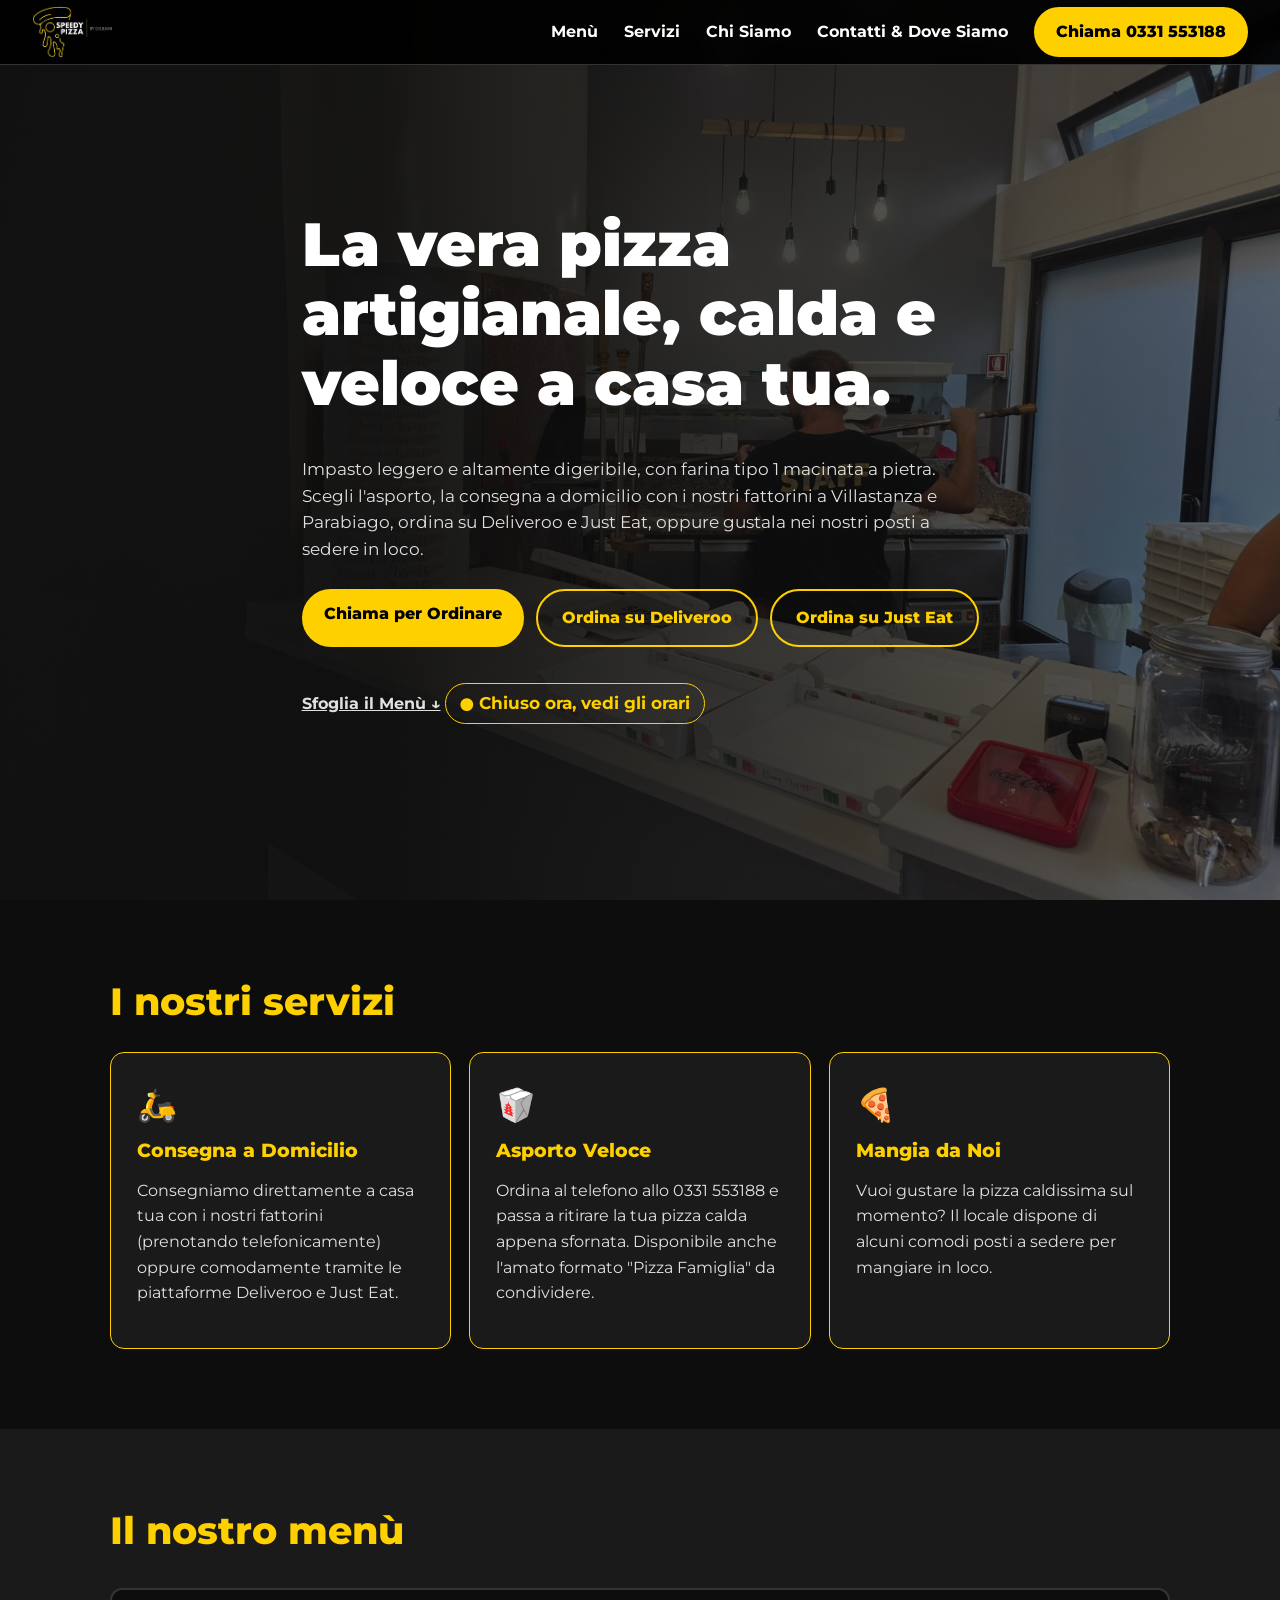
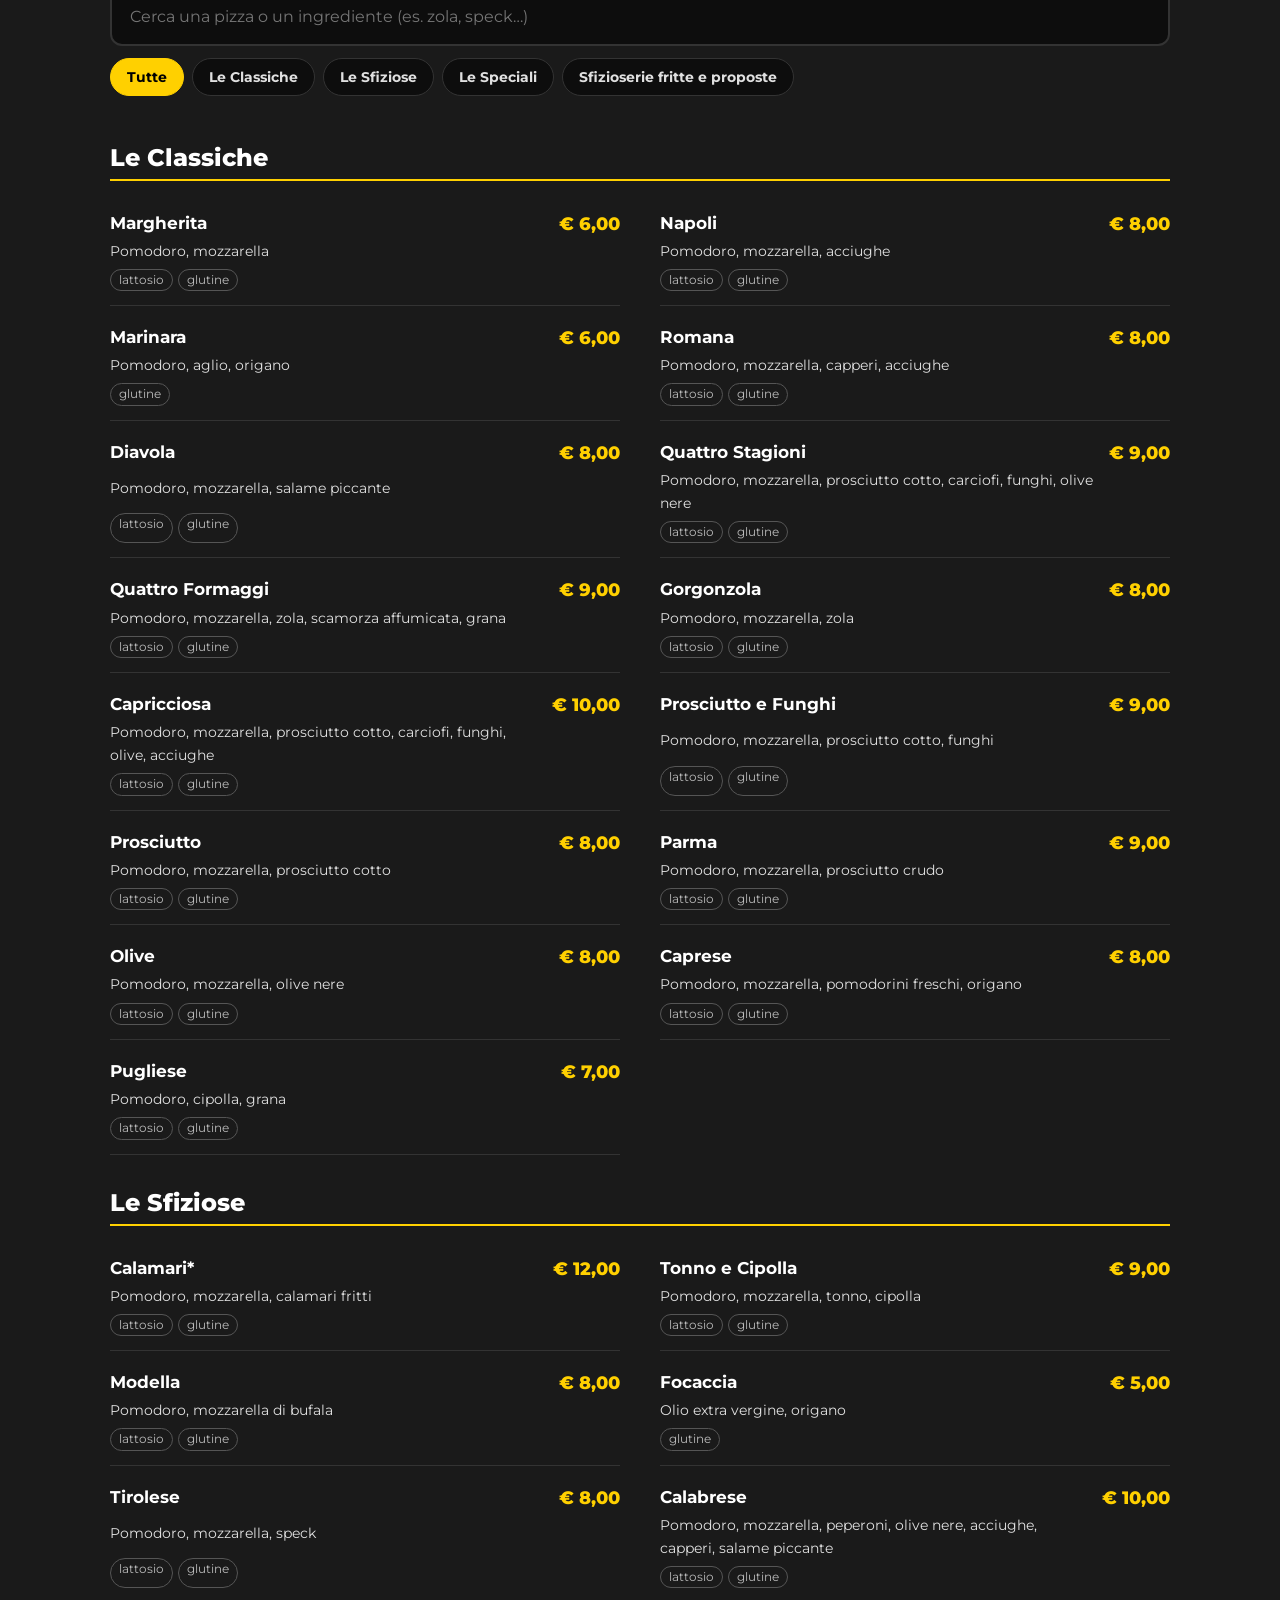
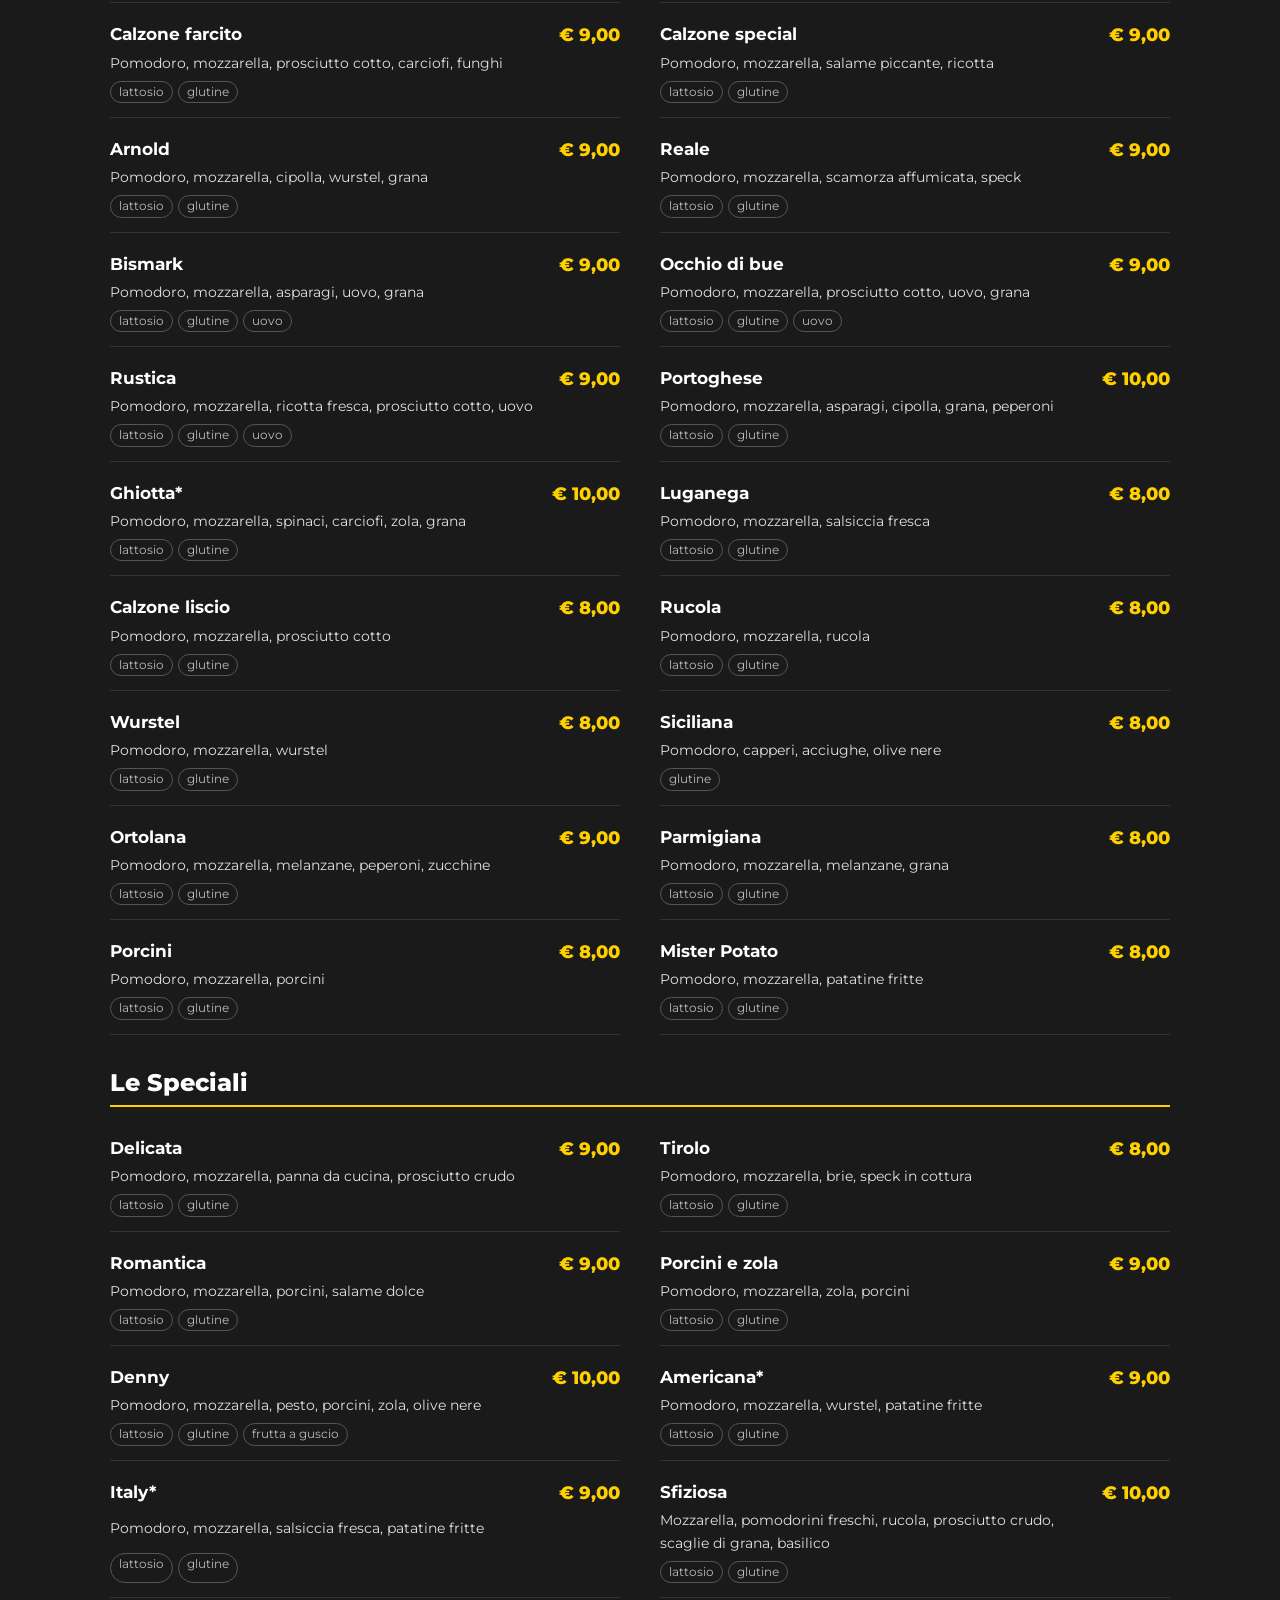
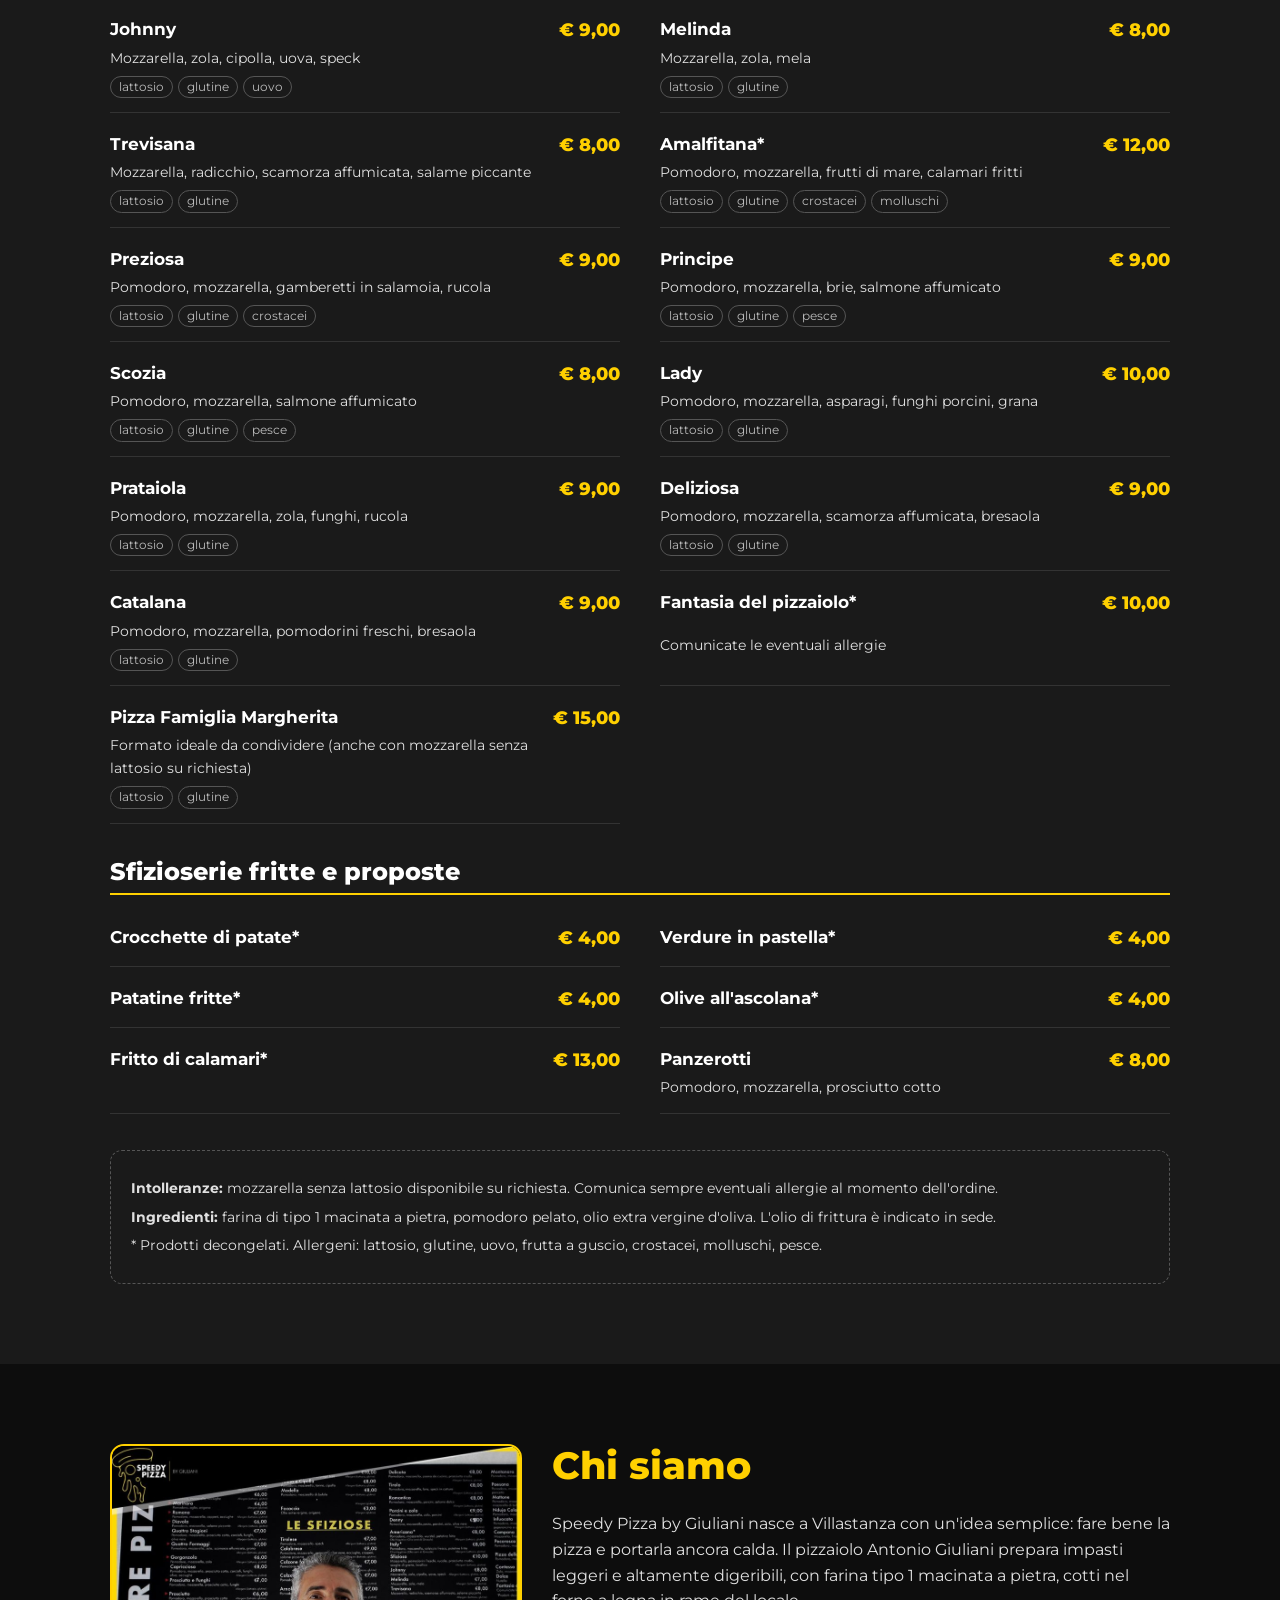
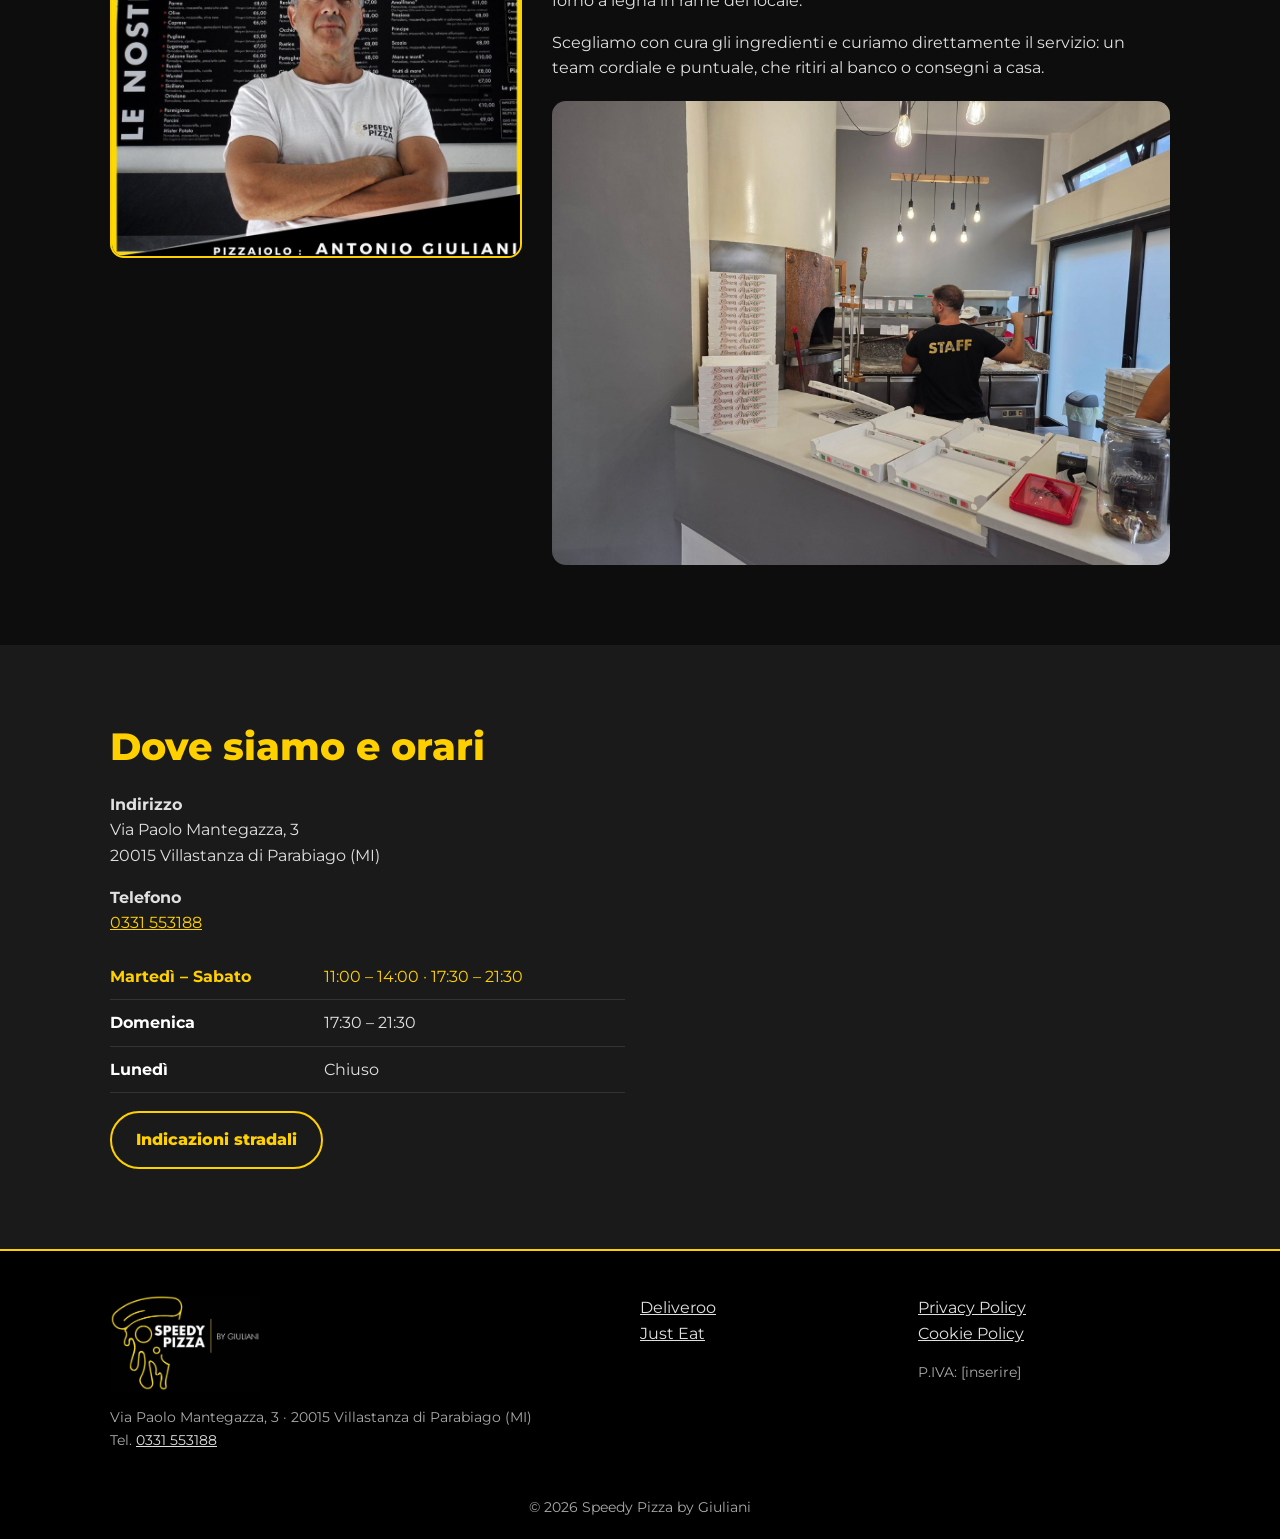
<file: index.html>
<!DOCTYPE html>
<html lang="it">
<head>
<meta charset="utf-8">
<meta name="viewport" content="width=device-width, initial-scale=1">
<title>Speedy Pizza by Giuliani | Pizzeria d'asporto e consegna a Villastanza, Parabiago</title>
<meta name="description" content="Pizza artigianale con farina tipo 1 macinata a pietra. Asporto, consegna a domicilio a Villastanza e Parabiago, Deliveroo e Just Eat. Chiama 0331 553188.">
<meta name="theme-color" content="#0D0D0D">
<meta property="og:title" content="Speedy Pizza by Giuliani">
<meta property="og:description" content="La vera pizza artigianale, calda e veloce a casa tua. Villastanza di Parabiago (MI).">
<meta property="og:image" content="locale.jpg">
<link rel="icon" href="logo.png">
<link rel="preconnect" href="https://fonts.googleapis.com">
<link rel="preconnect" href="https://fonts.gstatic.com" crossorigin>
<link href="https://fonts.googleapis.com/css2?family=Montserrat:wght@400;500;700;800;900&display=swap" rel="stylesheet">
<link rel="stylesheet" href="style.css">
<script type="application/ld+json">
{"@context":"https://schema.org","@type":"Pizzeria","name":"Speedy Pizza by Giuliani","telephone":"+390331553188","image":"locale.jpg",
"address":{"@type":"PostalAddress","streetAddress":"Via Paolo Mantegazza, 3","addressLocality":"Villastanza di Parabiago","postalCode":"20015","addressRegion":"MI","addressCountry":"IT"},
"openingHours":["Tu-Sa 11:00-14:00","Tu-Sa 17:30-21:30","Su 17:30-21:30"],"servesCuisine":"Pizza"}
</script>
</head>
<body>
<header class="nav">
  <a href="#top" class="brand" aria-label="Speedy Pizza by Giuliani"><img src="logo.png" alt="Speedy Pizza by Giuliani" width="170" height="70"></a>
  <button class="burger" aria-label="Apri il menù di navigazione" aria-expanded="false">☰</button>
  <nav id="links">
    <a href="#menu">Menù</a><a href="#servizi">Servizi</a><a href="#chi-siamo">Chi Siamo</a><a href="#contatti">Contatti &amp; Dove Siamo</a>
    <a class="btn btn-y" href="tel:0331553188">Chiama 0331 553188</a>
  </nav>
</header>

<main id="top">
<section class="hero">
  <div class="wrap">
    <h1>La vera pizza artigianale, calda e veloce a casa tua.</h1>
    <p>Impasto leggero e altamente digeribile, con farina tipo 1 macinata a pietra. Scegli l'asporto, la consegna a domicilio con i nostri fattorini a Villastanza e Parabiago, ordina su Deliveroo e Just Eat, oppure gustala nei nostri posti a sedere in loco.</p>
    <div class="cta">
      <a class="btn btn-y" href="tel:0331553188">Chiama per Ordinare</a>
      <a class="btn btn-o" href="https://deliveroo.it" target="_blank" rel="noopener">Ordina su Deliveroo</a>
      <a class="btn btn-o" href="https://www.justeat.it" target="_blank" rel="noopener">Ordina su Just Eat</a>
    </div>
    <a class="down" href="#menu">Sfoglia il Menù ↓</a>
    <p id="open-now" class="badge" hidden></p>
  </div>
</section>

<section id="servizi" class="sec">
  <div class="wrap">
    <h2>I nostri servizi</h2>
    <div class="cards">
      <article class="card"><span class="ico">🛵</span><h3>Consegna a Domicilio</h3><p>Consegniamo direttamente a casa tua con i nostri fattorini (prenotando telefonicamente) oppure comodamente tramite le piattaforme Deliveroo e Just Eat.</p></article>
      <article class="card"><span class="ico">🥡</span><h3>Asporto Veloce</h3><p>Ordina al telefono allo 0331 553188 e passa a ritirare la tua pizza calda appena sfornata. Disponibile anche l'amato formato "Pizza Famiglia" da condividere.</p></article>
      <article class="card"><span class="ico">🍕</span><h3>Mangia da Noi</h3><p>Vuoi gustare la pizza caldissima sul momento? Il locale dispone di alcuni comodi posti a sedere per mangiare in loco.</p></article>
    </div>
  </div>
</section>

<section id="menu" class="sec alt">
  <div class="wrap">
    <h2>Il nostro menù</h2>
    <div class="tools">
      <input id="q" type="search" placeholder="Cerca una pizza o un ingrediente (es. zola, speck…)" aria-label="Cerca nel menù">
      <div id="tabs" class="tabs" role="tablist"></div>
    </div>
    <div id="menu-list"></div>
    <p id="empty" class="muted" hidden>Nessuna pizza trovata. Prova con un altro ingrediente.</p>
    <div class="notes">
      <p><strong>Intolleranze:</strong> mozzarella senza lattosio disponibile su richiesta. Comunica sempre eventuali allergie al momento dell'ordine.</p>
      <p><strong>Ingredienti:</strong> farina di tipo 1 macinata a pietra, pomodoro pelato, olio extra vergine d'oliva. L'olio di frittura è indicato in sede.</p>
      <p>* Prodotti decongelati. <span id="legend"></span></p>
    </div>
  </div>
</section>

<section id="chi-siamo" class="sec">
  <div class="wrap about">
    <img src="antonio-giuliani.jpg" alt="Antonio Giuliani, pizzaiolo di Speedy Pizza, davanti al menù" loading="lazy" width="450" height="450">
    <div>
      <h2>Chi siamo</h2>
      <p>Speedy Pizza by Giuliani nasce a Villastanza con un'idea semplice: fare bene la pizza e portarla ancora calda. Il pizzaiolo Antonio Giuliani prepara impasti leggeri e altamente digeribili, con farina tipo 1 macinata a pietra, cotti nel forno a legna in rame del locale.</p>
      <p>Scegliamo con cura gli ingredienti e curiamo direttamente il servizio: un team cordiale e puntuale, che ritiri al banco o consegni a casa.</p>
      <img class="wide" src="locale.jpg" alt="Il forno e il banco di Speedy Pizza" loading="lazy" width="900" height="600">
    </div>
  </div>
</section>

<section id="contatti" class="sec alt">
  <div class="wrap two">
    <div>
      <h2>Dove siamo e orari</h2>
      <p><strong>Indirizzo</strong><br>Via Paolo Mantegazza, 3<br>20015 Villastanza di Parabiago (MI)</p>
      <p><strong>Telefono</strong><br><a href="tel:0331553188">0331 553188</a></p>
      <table class="hours"><tbody>
        <tr data-d="2,3,4,5,6"><th>Martedì – Sabato</th><td>11:00 – 14:00 · 17:30 – 21:30</td></tr>
        <tr data-d="0"><th>Domenica</th><td>17:30 – 21:30</td></tr>
        <tr data-d="1"><th>Lunedì</th><td>Chiuso</td></tr>
      </tbody></table>
      <a class="btn btn-o" target="_blank" rel="noopener" href="https://www.google.com/maps/dir/?api=1&destination=Via+Paolo+Mantegazza+3+Villastanza+Parabiago">Indicazioni stradali</a>
    </div>
    <iframe title="Mappa di Speedy Pizza" loading="lazy" referrerpolicy="no-referrer-when-downgrade" src="https://www.google.com/maps?q=Via+Paolo+Mantegazza+3+Villastanza+Parabiago&output=embed"></iframe>
  </div>
</section>
</main>

<footer>
  <div class="wrap foot">
    <div><img src="logo.png" alt="Speedy Pizza by Giuliani" width="150" height="62"><p class="muted">Via Paolo Mantegazza, 3 · 20015 Villastanza di Parabiago (MI)<br>Tel. <a href="tel:0331553188">0331 553188</a></p></div>
    <div><a href="https://deliveroo.it" target="_blank" rel="noopener">Deliveroo</a><br><a href="https://www.justeat.it" target="_blank" rel="noopener">Just Eat</a></div>
    <div><a href="privacy.html">Privacy Policy</a><br><a href="cookie.html">Cookie Policy</a><p class="muted">P.IVA: [inserire]</p></div>
  </div>
  <p class="copy muted">© <span id="y"></span> Speedy Pizza by Giuliani</p>
</footer>
<a class="callbar" href="tel:0331553188">📞 Chiama 0331 553188</a>
<script src="menu-data.js"></script>
<script src="main.js"></script>
</body>
</html>
</file>
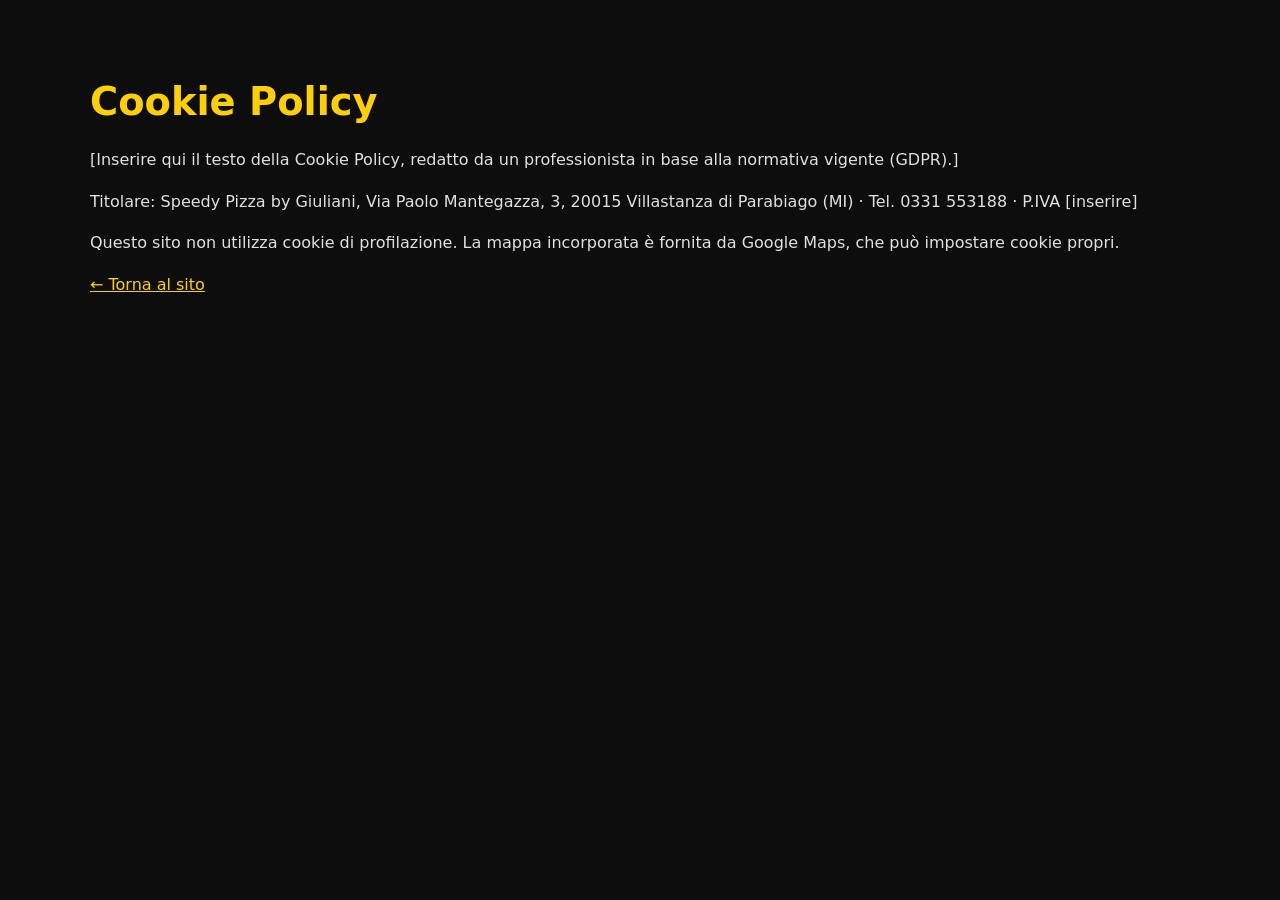
<file: cookie.html>
<!DOCTYPE html><html lang="it"><head><meta charset="utf-8"><meta name="viewport" content="width=device-width, initial-scale=1"><title>Cookie Policy | Speedy Pizza by Giuliani</title><link rel="stylesheet" href="style.css"></head>
<body><main class="wrap sec"><h2>Cookie Policy</h2>
<p>[Inserire qui il testo della Cookie Policy, redatto da un professionista in base alla normativa vigente (GDPR).]</p>
<p>Titolare: Speedy Pizza by Giuliani, Via Paolo Mantegazza, 3, 20015 Villastanza di Parabiago (MI) · Tel. 0331 553188 · P.IVA [inserire]</p>
<p>Questo sito non utilizza cookie di profilazione. La mappa incorporata è fornita da Google Maps, che può impostare cookie propri.</p>
<p><a href="index.html">← Torna al sito</a></p></main></body></html>
</file>
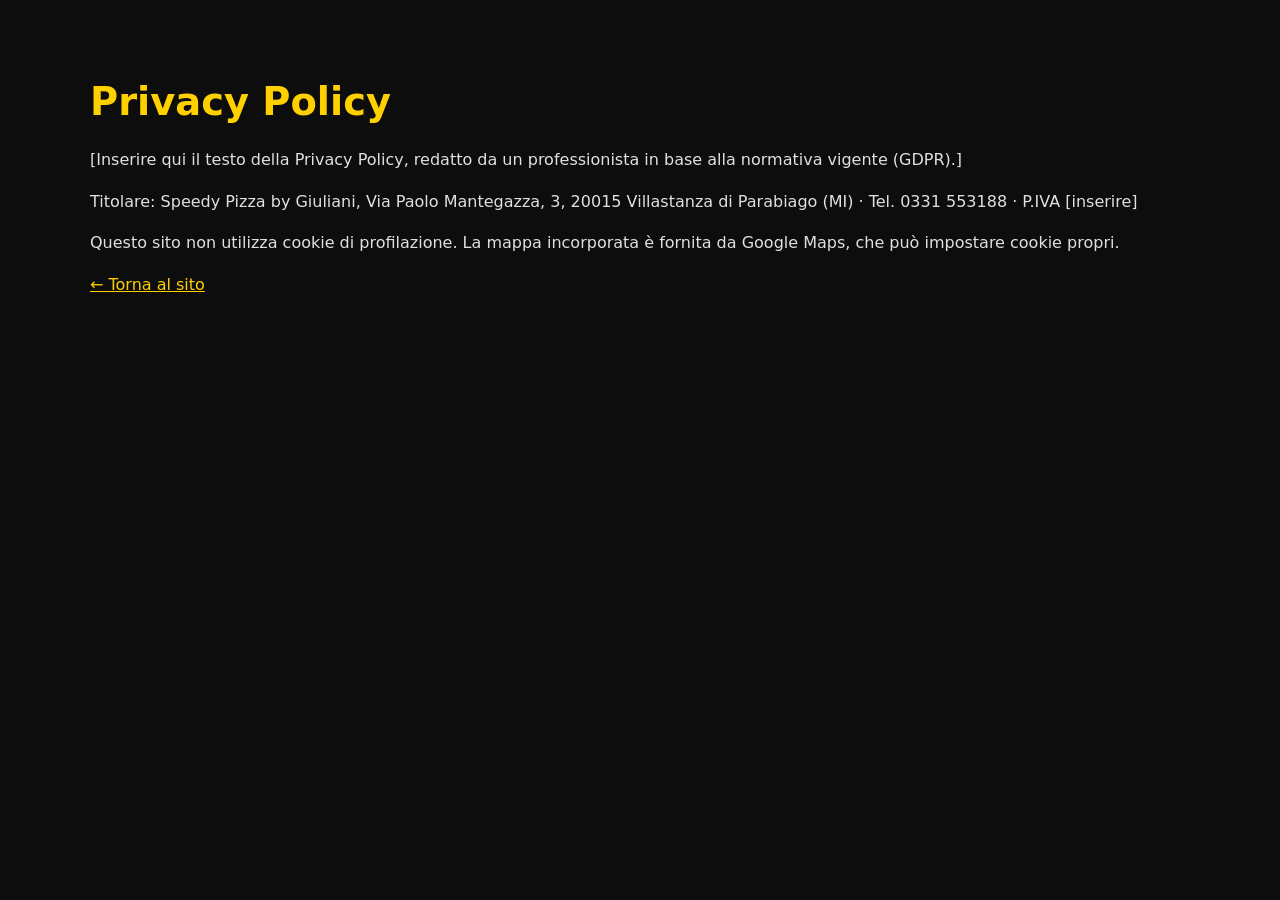
<file: privacy.html>
<!DOCTYPE html><html lang="it"><head><meta charset="utf-8"><meta name="viewport" content="width=device-width, initial-scale=1"><title>Privacy Policy | Speedy Pizza by Giuliani</title><link rel="stylesheet" href="style.css"></head>
<body><main class="wrap sec"><h2>Privacy Policy</h2>
<p>[Inserire qui il testo della Privacy Policy, redatto da un professionista in base alla normativa vigente (GDPR).]</p>
<p>Titolare: Speedy Pizza by Giuliani, Via Paolo Mantegazza, 3, 20015 Villastanza di Parabiago (MI) · Tel. 0331 553188 · P.IVA [inserire]</p>
<p>Questo sito non utilizza cookie di profilazione. La mappa incorporata è fornita da Google Maps, che può impostare cookie propri.</p>
<p><a href="index.html">← Torna al sito</a></p></main></body></html>
</file>
<file: style.css>
:root{--bg:#0D0D0D;--bg2:#1A1A1A;--y:#FFD000;--t:#fff;--g:#E0E0E0;--line:#333}
*{box-sizing:border-box}html{scroll-behavior:smooth;scroll-padding-top:80px}
body{margin:0;background:var(--bg);color:var(--g);font:400 1rem/1.6 Montserrat,system-ui,sans-serif;padding-bottom:64px}
a{color:var(--y)}img{max-width:100%;height:auto;display:block}
h1,h2,h3{font-weight:800;color:var(--t);line-height:1.15;margin:0 0 .6em}
h1{font-size:clamp(2rem,6.5vw,3.8rem);font-weight:900;max-width:16ch}
h2{font-size:clamp(1.6rem,4vw,2.4rem);color:var(--y)}
:focus-visible{outline:3px solid var(--y);outline-offset:3px}
.wrap{max-width:1100px;margin:auto;padding:0 20px}
.muted{color:#aaa;font-size:.9rem}
.nav{position:fixed;inset:0 0 auto;z-index:50;display:flex;align-items:center;justify-content:space-between;padding:6px 20px;background:rgba(0,0,0,.92);backdrop-filter:blur(8px);border-bottom:1px solid var(--line)}
.brand img{height:52px;width:auto;mix-blend-mode:lighten}
.nav nav{display:none;position:absolute;top:100%;left:0;right:0;flex-direction:column;gap:14px;padding:20px;background:#000}
.nav nav.open{display:flex}
.nav nav a:not(.btn){color:var(--t);text-decoration:none;font-weight:700}
.burger{background:none;border:1px solid var(--y);color:var(--y);font-size:1.4rem;border-radius:8px;padding:2px 12px}
.btn{display:inline-block;text-align:center;padding:14px 24px;border-radius:999px;font-weight:800;text-decoration:none;border:2px solid var(--y);transition:transform .15s,background .15s}
.btn-y{background:var(--y);color:#000}.btn-o{color:var(--y);background:transparent}
.btn:hover{transform:translateY(-2px)}.btn-o:hover{background:var(--y);color:#000}
.hero{min-height:100svh;display:flex;align-items:center;padding:110px 0 60px;background:linear-gradient(90deg,rgba(13,13,13,.95) 30%,rgba(13,13,13,.55)),url(locale.jpg) center/cover}
.hero p{max-width:60ch;font-size:1.05rem}
.cta{display:flex;flex-wrap:wrap;gap:12px;margin:26px 0 18px}
.down{color:var(--g);font-weight:700}
.badge{display:inline-block;margin-top:18px;padding:6px 14px;border:1px solid var(--y);border-radius:999px;color:var(--y);font-weight:700;font-size:.9rem}
.sec{padding:80px 0}.alt{background:var(--bg2)}
.cards{display:grid;gap:18px;margin-top:28px}
.card{background:var(--bg2);border:1px solid var(--y);border-radius:14px;padding:26px}
.alt .card{background:var(--bg)}
.ico{font-size:2rem}.card h3{margin-top:10px;color:var(--y)}
.tools{position:sticky;top:64px;z-index:10;background:var(--bg2);padding:12px 0}
#q{width:100%;padding:14px 18px;border-radius:12px;border:2px solid var(--line);background:var(--bg);color:var(--t);font:inherit}
#q:focus{border-color:var(--y);outline:0}
.tabs{display:flex;gap:8px;overflow-x:auto;padding:12px 0 2px}
.tabs button{flex:none;padding:9px 16px;border-radius:999px;border:1px solid var(--line);background:var(--bg);color:var(--g);font:700 .9rem Montserrat,sans-serif;cursor:pointer}
.tabs button[aria-selected=true]{background:var(--y);color:#000;border-color:var(--y)}
.cat{margin-top:34px}.cat h3{color:var(--t);font-size:1.5rem;border-bottom:2px solid var(--y);padding-bottom:8px}
.items{display:grid;gap:4px 40px}
.item{display:grid;grid-template-columns:1fr auto;gap:2px 14px;padding:14px 0;border-bottom:1px solid var(--line)}
.item h4{margin:0;color:var(--t);font-size:1.05rem}
.item .p{color:var(--y);font-weight:800;font-size:1.1rem;white-space:nowrap}
.item .d{grid-column:1;margin:0;font-size:.9rem}
.al{grid-column:1/-1;display:flex;flex-wrap:wrap;gap:5px;margin-top:4px}
.al span{font-size:.72rem;padding:1px 8px;border:1px solid #555;border-radius:999px;color:#bbb}
.notes{margin-top:36px;padding:20px;border:1px dashed #555;border-radius:12px;font-size:.9rem}.notes p{margin:.4em 0}
.about{display:grid;gap:30px;align-items:start}.about>img{border-radius:14px;border:2px solid var(--y)}
.wide{border-radius:14px;margin-top:20px}
.two{display:grid;gap:30px}
.two iframe{width:100%;min-height:340px;border:0;border-radius:14px;filter:grayscale(.3) invert(.92) hue-rotate(180deg)}
.hours{width:100%;border-collapse:collapse;margin:18px 0}
.hours th,.hours td{padding:10px 0;border-bottom:1px solid var(--line);text-align:left}
.hours th{color:var(--t)}.hours tr.today{color:var(--y)}.hours tr.today th{color:var(--y)}
footer{background:#000;padding:44px 0 20px;border-top:2px solid var(--y)}
.foot{display:grid;gap:26px}.foot img{mix-blend-mode:lighten;margin-bottom:10px}.foot a{color:var(--g)}
.copy{text-align:center;margin:30px 0 0}
.callbar{position:fixed;inset:auto 0 0;z-index:60;background:var(--y);color:#000;text-align:center;font-weight:900;padding:16px;text-decoration:none;font-size:1.05rem}
@media(min-width:800px){
 body{padding-bottom:0}.callbar,.burger{display:none}
 .nav{padding:6px 32px}.nav nav{display:flex;position:static;flex-direction:row;align-items:center;gap:26px;padding:0;background:none}
 .btn.btn-y{padding:10px 20px}
 .cards{grid-template-columns:repeat(3,1fr)}
 .items{grid-template-columns:1fr 1fr}
 .about{grid-template-columns:.8fr 1.2fr}.two{grid-template-columns:1fr 1fr}.foot{grid-template-columns:2fr 1fr 1fr}
}
@media(prefers-reduced-motion:reduce){html{scroll-behavior:auto}.btn{transition:none}}
</file>
